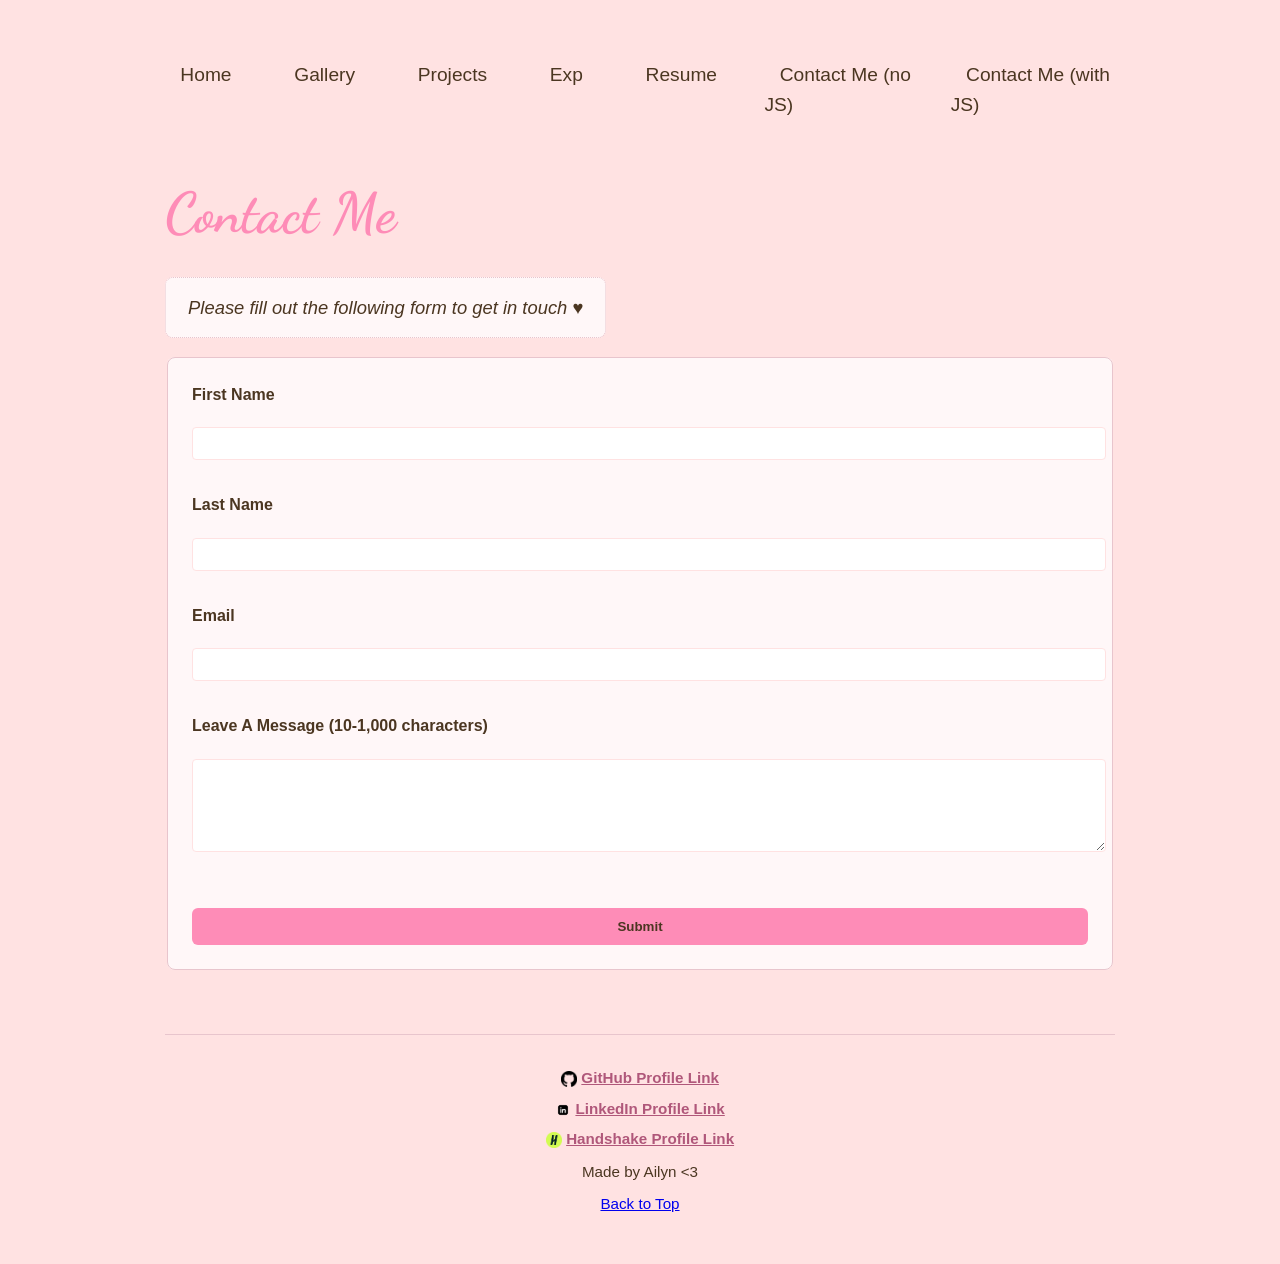
<file: form-no-js.html>
<!DOCTYPE html>
<html lang="en">
<head>
  <meta charset="UTF-8">
  <meta name="viewport" content="width=device-width, initial-scale=1.0">
  <title>Contact Form - Ailyn</title>
  <link rel="stylesheet" href="styling.css">
</head>
<body>
    <header>
        <nav>
            <ul>
                <li><a href="index.html">Home</a></li>
                <li><a href="gallery.html">Gallery</a></li>
                <li><a href="projects.html">Projects</a></li>
                <li><a href="experiments.html">Exp</a></li>
                <li><a href="resume.html">Resume</a></li>
                <li><a href="form-no-js.html">Contact Me (no JS)</a></li>
                <li><a href="form-with-js.html">Contact Me (with JS)</a></li>
            </ul>
        </nav>
    </header>
    <main>
      <section>
        <h1>Contact Me</h1>
        <p>Please fill out the following form to get in touch &hearts;</p>
        <form action="https://httpbin.org/post" method="post">
          <fieldset>
            <label for="firstName">First Name</label>
            <input type="text" name="firstName" id="firstName" autocomplete="given-name" minlength="1" maxlength="100" required>

            <label for="lastName">Last Name</label>
            <input type="text" name="lastName" id="lastName" autocomplete="family-name" minlength="1" maxlength="100" required>

            <label for="email">Email</label>
            <input type="email" name="email" id="email" autocomplete="email" required>

            <label for="comments">Leave A Message (10-1,000 characters)</label>
            <textarea id="comments" name="comments" rows="5" cols="25" minlength="10" maxlength="1000" required></textarea>

            <!--hidden bot field-->
            <input type="hidden" name="possible_bot" value="true">

            <!--submit button-->
            <button type="submit">Submit</button>
          </fieldset>
        </form>

      </section>
    </main>
    <footer>
        <div class="social-links">
            <p><img src="github_logo.png" alt="GitHub Icon" width="16" style="vertical-align: middle;"> <a href="https://github.com/ailynb006" target="_blank">GitHub Profile Link</a></p>
            <p><img src="vecteezy_linkedin-logo-png-linkedin-icon-transparent-png_18930585_835.png" alt="LinkedIn Icon" width="16" style="vertical-align: middle;"> <a href="https://www.linkedin.com/in/ailyn-becerra-2b09573a4" target="_blank">LinkedIn Profile Link</a></p>
            <p><img src="Handshake_avatar_round.png" alt="Handshake Icon" width="16" style="vertical-align: middle;"> <a href="https://ucsd.joinhandshake.com/profiles/gqjea7" target="_blank">Handshake Profile Link</a></p>
        </div>
        <p>Made by Ailyn &lt;3</p>
        <p><a href="#top">Back to Top</a></p>
    </footer>
</body>
</html>
</file>
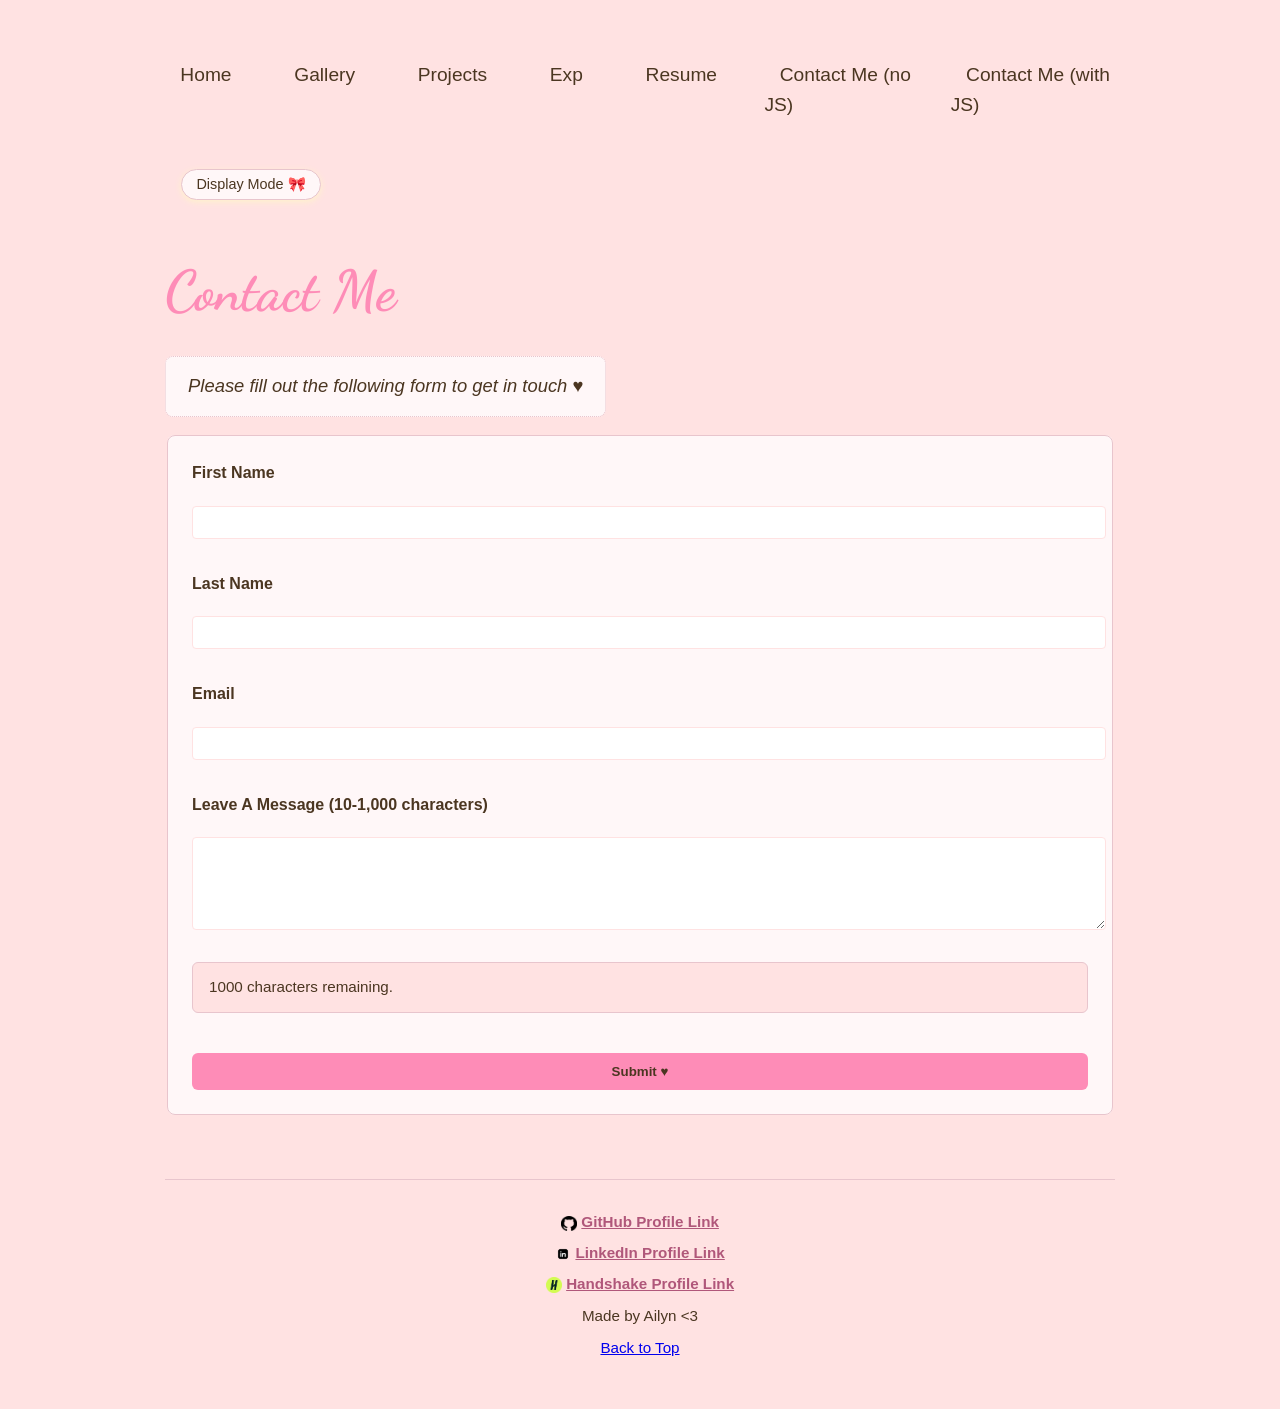
<file: form-with-js.html>
<!DOCTYPE html>
<html lang="en">
<head>
  <meta charset="UTF-8">
  <meta name="viewport" content="width=device-width, initial-scale=1.0">
  <title>Contact Form - Ailyn</title>
  <link rel="stylesheet" href="styling.css">
  <script src="form.js" defer></script>
</head>
<body>
    <header>
        <nav>
            <ul>
                <li><a href="index.html">Home</a></li>
                <li><a href="gallery.html">Gallery</a></li>
                <li><a href="projects.html">Projects</a></li>
                <li><a href="experiments.html">Exp</a></li>
                <li><a href="resume.html">Resume</a></li>
                <li><a href="form-no-js.html">Contact Me (no JS)</a></li>
                <li><a href="form-with-js.html">Contact Me (with JS)</a></li>
            </ul>
        </nav>
        <button id="theme-switch" class="js-required" aria-label="Switch to dark theme" style="display: none;">
            Display Mode 🎀
        </button>
    </header>
    <main>
      <section>
        <h1>Contact Me</h1>
        <p>Please fill out the following form to get in touch &hearts;</p>
        <form id="contact-form" action="https://httpbin.org/post" method="post">
          <fieldset>
            <label for="firstName">First Name</label>
            <input type="text" name="firstName" id="firstName" autocomplete="given-name" minlength="1" maxlength="100" aria-describedby="form-error-area" required>

            <label for="lastName">Last Name</label>
            <input type="text" name="lastName" id="lastName" autocomplete="family-name" minlength="1" maxlength="100" aria-describedby="form-error-area" required>

            <label for="email">Email</label>
            <input type="email" name="email" id="email" autocomplete="email" aria-describedby="form-error-area" required>

            <label for="comments">Leave A Message (10-1,000 characters)</label>
            <textarea id="comments" name="comments" rows="5" cols="25" minlength="10" maxlength="1000" aria-describedby="form-error-area form-info-area" required></textarea>

            <!--hidden bot field-->
            <input type="hidden" name="possible_bot" value="true">
            <input type="hidden" name="form-errors" id="form-errors-input" value="[]">

            <!--js enhanced message areas-->
            <div id="form-error-area" class="message-box error-box" aria-live="polite" hidden></div>
            <div id="form-info-area" class="message-box info-box" aria-live="polite" hidden></div>

            <!--submit button-->
            <button type="submit">Submit &hearts;</button>
          </fieldset>
        </form>

      </section>
    </main>
    <footer>
        <div class="social-links">
            <p><img src="github_logo.png" alt="GitHub Icon" width="16" style="vertical-align: middle;"> <a href="https://github.com/ailynb006" target="_blank">GitHub Profile Link</a></p>
            <p><img src="vecteezy_linkedin-logo-png-linkedin-icon-transparent-png_18930585_835.png" alt="LinkedIn Icon" width="16" style="vertical-align: middle;"> <a href="https://www.linkedin.com/in/ailyn-becerra-2b09573a4" target="_blank">LinkedIn Profile Link</a></p>
            <p><img src="Handshake_avatar_round.png" alt="Handshake Icon" width="16" style="vertical-align: middle;"> <a href="https://ucsd.joinhandshake.com/profiles/gqjea7" target="_blank">Handshake Profile Link</a></p>
        </div>
        <p>Made by Ailyn &lt;3</p>
        <p><a href="#top">Back to Top</a></p>
    </footer>
</body>
</html>
</file>
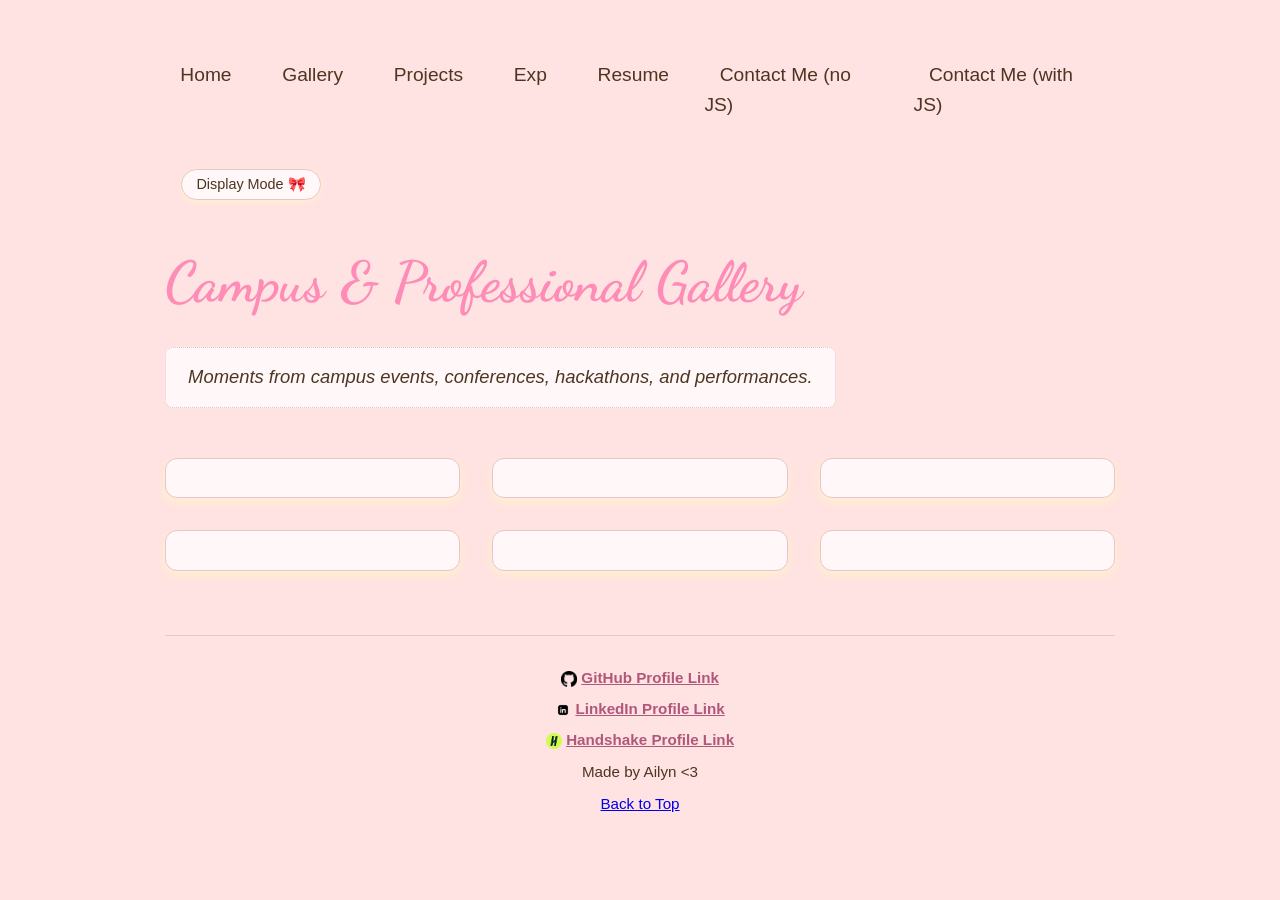
<file: gallery.html>
<!DOCTYPE html>
<html lang="en">
<head>
    <meta charset="UTF-8">
    <meta name="viewport" content="width=device-width, initial-scale=1.0">
    <title>Gallery - Ailyn</title>
    <link rel="stylesheet" href="styling.css">
    <script src="form.js" defer></script>
</head>
<body>

    <!-- Global Header & Navigation -->
    <header>
        <nav>
            <ul style="list-style-type: none; padding: 0; display: flex; gap: 20px;">
                <li><a href="index.html">Home</a></li>
                <li><a href="gallery.html">Gallery</a></li>
                <li><a href="projects.html">Projects</a></li>
                <li><a href="experiments.html">Exp</a></li>
                <li><a href="resume.html">Resume</a></li>
                <li><a href="form-no-js.html">Contact Me (no JS)</a></li>
                <li><a href="form-with-js.html">Contact Me (with JS)</a></li>
            </ul>
        </nav>
        <button id="theme-switch" class="js-required" aria-label="Switch to dark theme" style="display: none;">
            Display Mode 🎀
        </button>
    </header>

    <!-- Main Content Area -->
    <main>
        <h1>Campus & Professional Gallery</h1>
        <p>Moments from campus events, conferences, hackathons, and performances.</p>
        
        <!-- Custom Gallery Grid Component -->
        <gallery-grid>
            <photo-card
                img-src="placeholder-ghc.jpg"
                img-alt="Grace Hopper Celebration"
                caption-text="GHC Conference">
            </photo-card>
            
            <photo-card
                img-src="placeholder-hackathon.jpg"
                img-alt="Hackathon Event"
                caption-text="Presenting Project">
            </photo-card>

            <photo-card
                img-src="placeholder-opera.jpg"
                img-alt="Opera Performance"
                caption-text="Solo Debut">
            </photo-card>

            <photo-card
                img-src="placeholder-wic.jpg"
                img-alt="WIC Event"
                caption-text="Undergraduate Women in Computing">
            </photo-card>

            <photo-card
                img-src="placeholder-cafe.jpg"
                img-alt="Homecafe Setup"
                caption-text="Custom Matcha & Cold Foam Lab">
            </photo-card>

            <photo-card
                img-src="placeholder-extra.jpg"
                img-alt="Placeholder event"
                caption-text="Future Event Placeholder">
            </photo-card>
        </gallery-grid>
    </main>

    <footer>
        <div class="social-links">
            <p><img src="github_logo.png" alt="GitHub Icon" width="16" style="vertical-align: middle;"> <a href="https://github.com/ailynb006" target="_blank">GitHub Profile Link</a></p>
            <p><img src="vecteezy_linkedin-logo-png-linkedin-icon-transparent-png_18930585_835.png" alt="LinkedIn Icon" width="16" style="vertical-align: middle;"> <a href="https://www.linkedin.com/in/ailyn-becerra-2b09573a4" target="_blank">LinkedIn Profile Link</a></p>
            <p><img src="Handshake_avatar_round.png" alt="Handshake Icon" width="16" style="vertical-align: middle;"> <a href="https://ucsd.joinhandshake.com/profiles/gqjea7" target="_blank">Handshake Profile Link</a></p>
        </div>
        <p>Made by Ailyn &lt;3</p>
        <p><a href="#top">Back to Top</a></p>
    </footer>
</body>
</html>
</file>
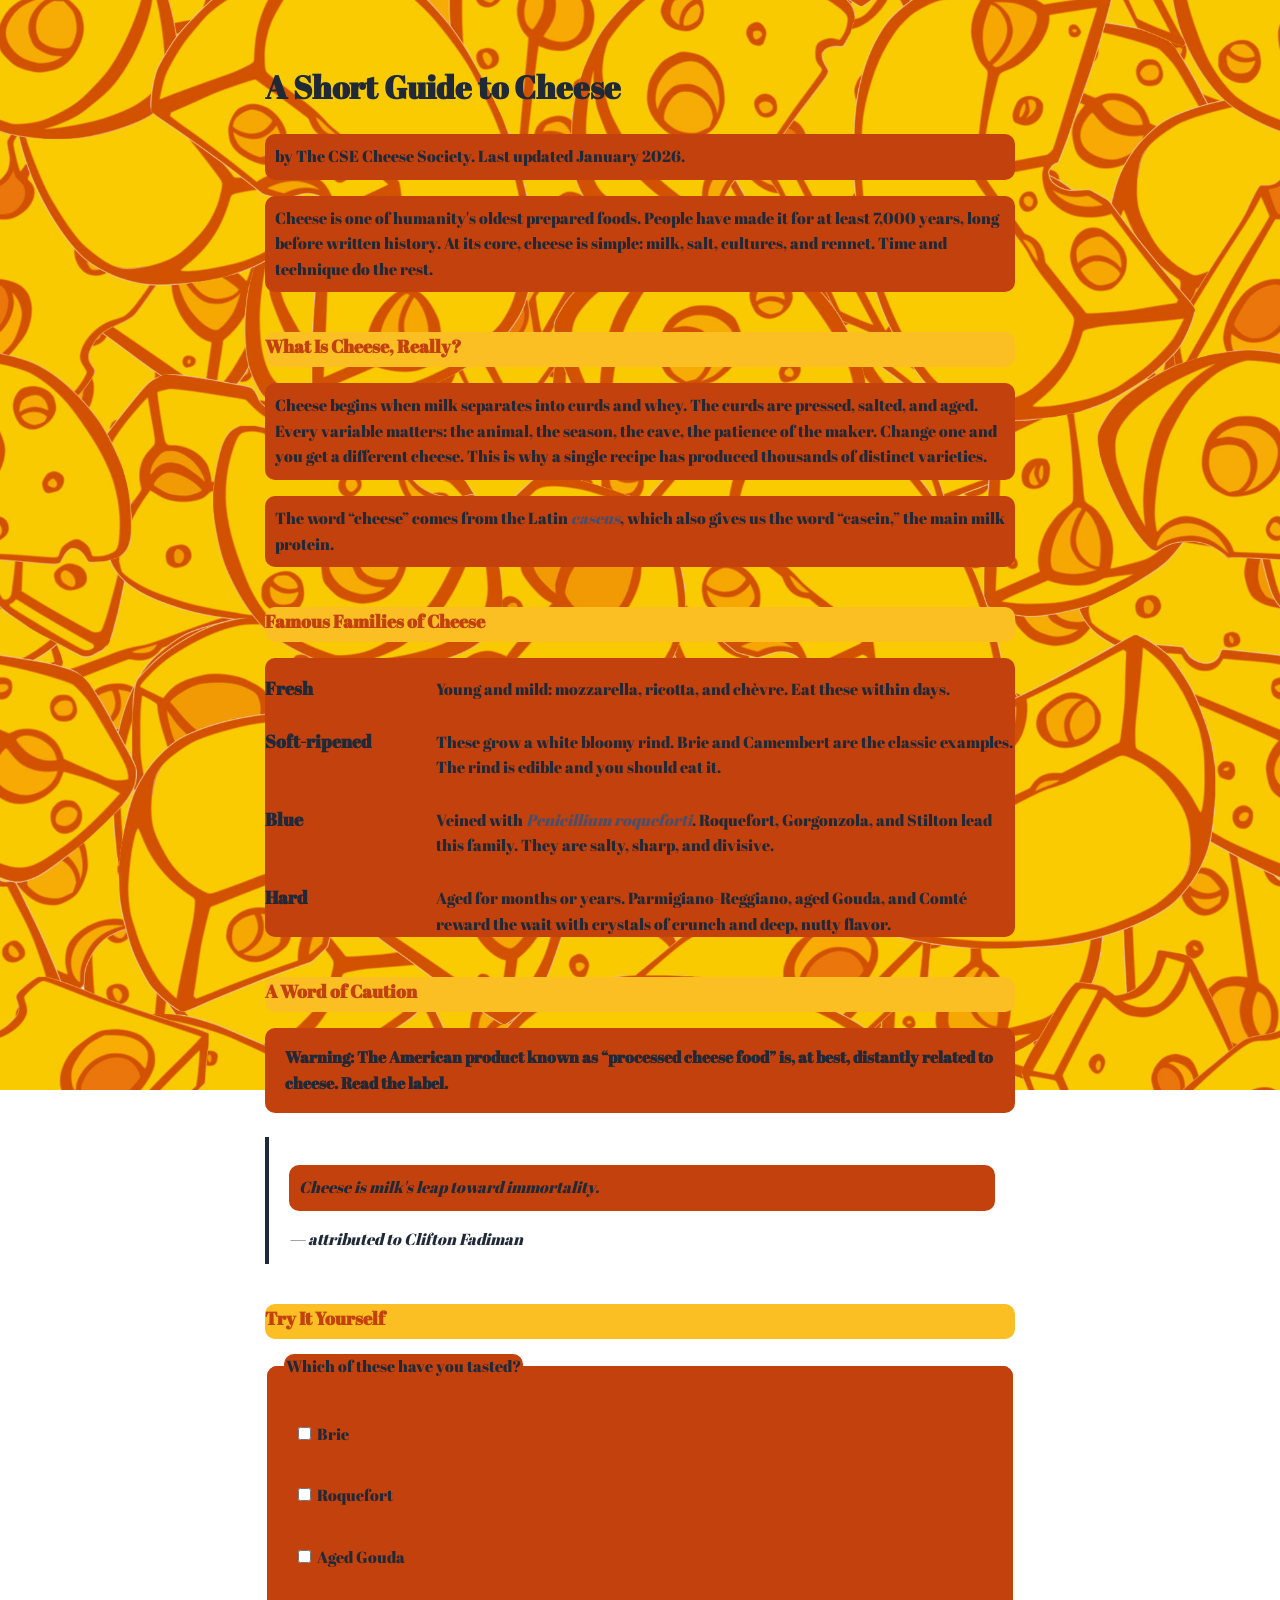
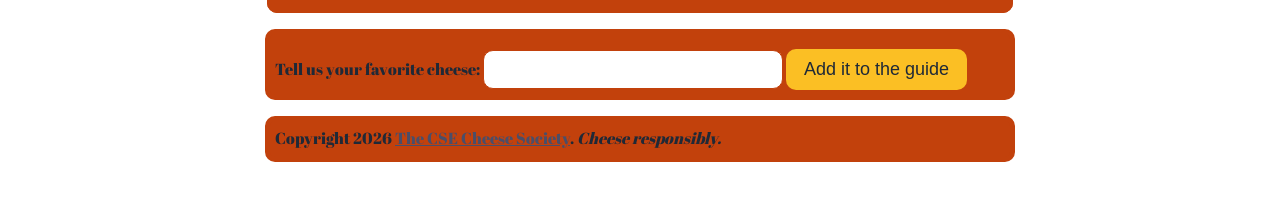
<file: part1/cheese.html>
<!DOCTYPE html>
<html lang="en">
<head>
  <meta charset="UTF-8">
  <meta name="viewport" content="width=device-width, initial-scale=1">
  <title>A Short Guide to Cheese</title>
  <link rel="stylesheet" href="cheese.css">
</head>
<body>
  <header>
    <h1>A Short Guide to Cheese</h1>
    <p>by The CSE Cheese Society. Last updated <time datetime="2026-01">January 2026</time>.</p>
  </header>

  <main>
    <article>
      <p>Cheese is one of humanity's oldest prepared foods. People have made
      it for at least 7,000 years, long before written history. At its core,
      cheese is simple: milk, salt, cultures, and rennet. Time and technique
      do the rest.</p>

      <section>
        <h2>What Is Cheese, Really?</h2>
        <p>Cheese begins when milk separates into curds and whey. The curds
        are pressed, salted, and aged. Every variable matters: the animal,
        the season, the cave, the patience of the maker. Change one and you
        get a different cheese. This is why a single recipe has produced
        thousands of distinct varieties.</p>
        <p>The word <q>cheese</q> comes from the Latin
        <span class="latin" lang="la">caseus</span>, which also gives us the word
        <q>casein,</q> the main milk protein.</p>
      </section>

      <section>
        <h2>Famous Families of Cheese</h2>

        <dl>
          <dt>Fresh</dt>
          <dd>Young and mild: mozzarella, ricotta, and
          <span lang="fr">chèvre</span>. Eat these within days.</dd>

          <dt>Soft-ripened</dt>
          <dd>These grow a white bloomy rind. Brie and Camembert are the
          classic examples. The rind is edible and you should eat it.</dd>

          <dt>Blue</dt>
          <dd>Veined with <span class="latin" lang="la">Penicillium
          roqueforti</span>. Roquefort, Gorgonzola, and Stilton lead this
          family. They are salty, sharp, and divisive.</dd>

          <dt>Hard</dt>
          <dd>Aged for months or years. Parmigiano-Reggiano, aged Gouda,
          and <span lang="fr">Comté</span> reward the wait with crystals
          of crunch and deep, nutty flavor.</dd>
        </dl>
      </section>

      <section>
        <h2>A Word of Caution</h2>
        <p id="warning">Warning: The American product known as
        <q>processed cheese food</q> is, at best, distantly related to
        cheese. Read the label.</p>

        <blockquote>
          <p>Cheese is milk's leap toward immortality.</p>
          <footer>— attributed to Clifton Fadiman</footer>
        </blockquote>
      </section>

      <section>
        <h2>Try It Yourself</h2>
        <form>
          <fieldset>
            <legend>Which of these have you tasted?</legend>
            <p><input type="checkbox" id="c-brie" name="tasted" value="brie">
               <label for="c-brie">Brie</label></p>
            <p><input type="checkbox" id="c-roquefort" name="tasted" value="roquefort">
               <label for="c-roquefort">Roquefort</label></p>
            <p><input type="checkbox" id="c-gouda" name="tasted" value="gouda">
               <label for="c-gouda">Aged Gouda</label></p>
          </fieldset>
          <p>
            <label for="fav">Tell us your favorite cheese:</label>
            <input type="text" id="fav" name="favorite">
            <button type="submit">Add it to the guide</button>
          </p>
        </form>
      </section>
    </article>
  </main>
  <footer>
    <p>Copyright 2026 <a href="https://example.com/cheese-society">The CSE
    Cheese Society</a>. <em>Cheese responsibly.</em></p>
  </footer>
</body>
</html>
</file>
<file: styling.css>
@import url('https://fonts.googleapis.com/css2?family=Dancing+Script:wght@400..700&display=swap');
@import url('https://fonts.googleapis.com/css2?family=Dancing+Script:wght@400..700&family=Old+Standard+TT:ital,wght@0,400;0,700;1,400&display=swap');

:root {
    --bg-color: #FFE2E2;
    --card-bg: #FFF7F8;
    --text-color: #4B3621;
    --accent-color: #FE8CB7;
    --border-color: #E8C5CD;
    --shadow-color: #FFF2CC;
    --link-color:#b0577a;
    --font-heading: "Dancing Script", cursive, sans-serif;
    --font-body: "Old Standard TT", sans-serif;
}

.darkmode{
    --bg-color: #26161C;
    --card-bg: #3B242D;
    --text-color: #FCE8EF;
    --accent-color: #FF9EBF;
    --border-color: #5E3D48;
    --shadow-color: #170C10;
    --link-color:#FFB3CD;
}

body {
    font-family: var(--font-body);
    background-color: var(--bg-color);
    color: var(--text-color);
    max-width: 950px;
    margin: 0 auto;
    padding: 2.5em;
    line-height: 1.6;
}

h1 {
    color: var(--accent-color);
    font-family: var(--font-heading);
    font-size: 3.5rem;
    margin-bottom: 0.2em;
}

h2{
    font-size: 1.8rem;
    color: var(--text-color);
    border-bottom: 1px dashed var(--border-color);
    padding-bottom: 0.3em;
    margin-top: 2rem;
}

h3{
    font-size: 1.3rem;
    color: var(--text-color);
}

header nav ul {
    display: flex;
    flex-direction: row;
    list-style: none;
    gap: 2rem;
    padding: 0;
    margin-bottom: 3rem;
    font-size: 1.2rem;
}

header nav ul > li a {
    color: var(--text-color);
    text-decoration: none;
    padding: 0.4em 0.8em;
    border-radius: 6px;
    transition: background-color 0.2s ease;
}

header nav ul > li a:hover, footer a:hover {
    background-color: var(--shadow-color);
}

header nav ul > li a:focus, footer a:focus, input:focus, button:focus {
    outline: 2px dashed var(--accent-color);
    outline-offset: 4px;
}

a[target="_blank"] {
    font-weight: bold;
    color: var(--link-color);
    text-decoration: underline;
}

h1 + p {
    font-size: 1.15rem;
    font-style: italic;
    background-color: var(--card-bg);
    border: 1px dotted var(--border-color);
    padding: 0.8em 1.2em;
    border-radius: 8px;
    display: inline-block;
    margin-top: 0.5rem;
}

gallery-grid {
    display: grid;
    grid-template-columns: repeat(auto-fit, minmax(260px, 1fr));
    gap: 2rem;
    margin-top: 2rem;
}

photo-card {
    background-color: var(--card-bg);
    border: 1px solid var(--border-color);
    border-radius: 12px;
    padding: 1.2em;
    display: block;
    text-align: center;
    box-shadow: 0 4px 12px var(--shadow-color);
}

photo-card img {
    width: 100%;
    height: 200px;
    object-fit: cover;
    border-radius: 100px 100px 0 0;
    margin-bottom: 0.8rem;
}

article {
    background-color: var(--card-bg);
    border: 1px solid var(--border-color);
    border-radius: 12px;
    padding: 1.5em;
    margin-bottom: 2rem;
    box-shadow: 0 4px 12px var(--shadow-color);
}

article figure picture img {
    border-radius: 8px;
    border: 1px solid var(--border-color);
}

footer {
    margin-top: 4rem;
    border-top: 1px solid var(--border-color);
    padding-top: 1.5rem;
    text-align: center;
    font-size: 0.95rem;
}

.social-links p {
    margin: 0.4rem 0;
}

footer p {
    margin: 0.5rem 0;
}

@media (max-width: 375px) {
    body {
        padding: 1em;
    }
    
    header nav ul {
        flex-direction: column;
        gap: 0.8rem;
    }

    gallery-grid {
        grid-template-columns: 1fr;
    }
}

input, textarea {
    display: block;
    width: 100%;
    margin-bottom: 1rem;
    padding: 0.5rem;
    border: 1px solid var(--bg-color);
    border-radius: 4px;
    font-family: var(--font-body);
    color: var(--text-color);
}

input:user-valid, textarea:user-valid {
    border-color: var(--border-color);
}

input:user-invalid, textarea:user-invalid {
    border-color: var(--border-color);
    background-color: var(--border-color);
}

input:focus, textarea:focus, button:focus {
    outline: 2px solid var(--accent-color);
    outline-offset: 2px;
}

button[type="submit"] {
    margin-top: 1.5rem;
    padding: 0.7rem 1.5rem;
    background-color: var(--accent-color);
    color: var(--text-color);
    border: none;
    border-radius: 6px;
    font-family: var(--font-body);
    font-weight: bold;
    cursor: pointer;
    transition: background-color 0.2s ease;
}

button[type="submit"]:hover {
    background-color: var(--bg-color);
}

fieldset {
    border: 1px solid var(--border-color);
    border-radius: 8px;
    padding: 1.5rem;
    background-color: var(--card-bg);
    display: flex;
    flex-direction: column;
    gap: 1rem;
}

label {
    display: block;
    font-family: var(--font-body);
    color: var(--text-color);
    font-weight: bold;
    margin-bottom: 0.25rem;
}

[hidden] {
    display: none !important;
}

.message-box {
    padding: 0.75rem 1rem;
    border-radius: 6px;
    font-family: var(--font-body);
    font-size: 0.95rem;
    min-height: 1.5rem;
}

.error-box {
    background-color: var(--card-bg);
    border: 1px solid var(--border-color);
    color: var(--accent-color);
    font-weight: bold;
}

.info-box {
    background-color: var(--bg-color);
    border: 1px solid var(--border-color);
    color: var(--text-color);
}

.info-box.warning {
    background-color: var(--card-bg);
    border-color: var(--bg-color);
    color: var(--text-color);
    font-weight: bold;
}

.info-box.at-limit {
    background-color: var(--card-bg);
    border-color: var(--accent-color);
    color: var(--text-color);
    font-weight: bold;
}

/* part 4.1 theme switch button*/

.js-loaded .js-required {
    display: inline-block !important;
}

#theme-switch {
    background-color: var(--card-bg);
    color: var(--text-color);
    border: 1.5px solid var(--border-color);
    padding: 0.4rem 0.9rem;
    border-radius: 20px; /* pill shape */
    font-family: var(--font-body);
    font-size: 0.9rem;
    cursor: pointer;
    box-shadow: 0 2px 6px var(--shadow-color);
    transition: background-color 0.3s ease, color 0.3s ease, transform 0.2s ease, border-color 0.3s ease;
    margin-left: 1rem;
    vertical-align: middle;
}

#theme-switch:hover {
    background-color: var(--accent-color);
    transform: translateY(-1px);
}

#theme-switch:focus-visible {
    outline: 2px solid var(--accent-color);
    outline-offset: 2px;
}

/* part 4.2 reduced motion */

@media (prefers-reduced-motion: reduce) {
    ::view-transition-old(*),
    ::view-transition-new(*) {
        animation: none !important;
    }
}
</file>
<file: part1/cheese.css>
@import url('https://fonts.googleapis.com/css2?family=Abril+Fatface&display=swap');
body{
    font-family: "Abril Fatface", sans-serif;
    color: #1F2937;
    background-image: url("cheese-pattern-background-3.jpg");
    background-repeat: no-repeat;
    background-attachment: fixed;
    background-position: center;
    background-size: cover;
    line-height: 1.6;
    max-width: 750px;
    margin: 0 auto;
    padding: 40px 20px;
}

h1{
    font-size: 18 px;
    color: #1F2937;
    font-weight: bold;
}

h2{
    font-size: 18px;
    color:#C2410C;
    font-weight: bold;
    border-bottom: #FBBF24;
    border-radius: 10px;
    padding-bottom: 6px;
    margin-top: 40px;
    background-color:#FBBF24 ;

}

p{
    color: #1F2937;
    border-color: #C2410C;
    background-color: #C2410C;
    border-style: solid;
    border-width: 5px;
    border-radius: 10px;
    padding: 5px;
}

.latin{
    font-style: italic;
    color: #4A4E69;
}

#warning{
    background-color: #C2410C;
    color: #1F2937;
    border-left: 4px solid;
    border-color: #C2410C;
    padding: 12px 16px;
    border-radius: 10px;
    font-weight: bold;
}

blockquote{
    border-left: 4px solid #1F2937;
    margin: 24px 0;
    padding: 12px 20px;
    font-style: italic;
    border-radius: 0 4px 4px 0;
}

fieldset{
    border: 1px solid #C2410C;
    border-radius: 10px;
    padding: 16px;
    margin-bottom: 16px;
    background-color: #C2410C;
}

input[type="text"]{
    padding: 8px 12px;
    border: 1px solid #C2410C;
    border-radius: 10px;
    font-size: 18px;
    width: 100%;
    max-width: 300px;
    box-sizing: border-box;
    margin-top: 6px;
}

button[type="submit"]{
    background-color: #FBBF24;
    color:#1F2937;
    border: none;
    padding: 10px 18px;
    font-size: 18px;
    border-radius: 10px;
    cursor: pointer;
    margin-top: 10px;
}

a{
    color: #4A4E69;
    text-decoration: underline;
}

a:hover, button[type="submit"]:hover{
    color: #4A4E69;
    background-color: #FEF8E2;
}

a:focus, input:focus, button:focus{
    outline: 3px solid #FEF8E2;
    outline-offset: 2px;
}

dt {
    font-size: 1.1rem;
    font-weight: bold;
    color: #4E3B3B;
    margin-top: 16px;
}

dt{
    color: #1F2937;
}

dl{
    display: grid;
    grid-template-columns: max-content auto;
    gap: 0.5rem 1.5rem;
    align-items: baseline;
    background-color: #C2410C;
    border-radius: 10px;
}

legend{
    background-color: #C2410C;
    border-radius: 10px;
}
</file>
